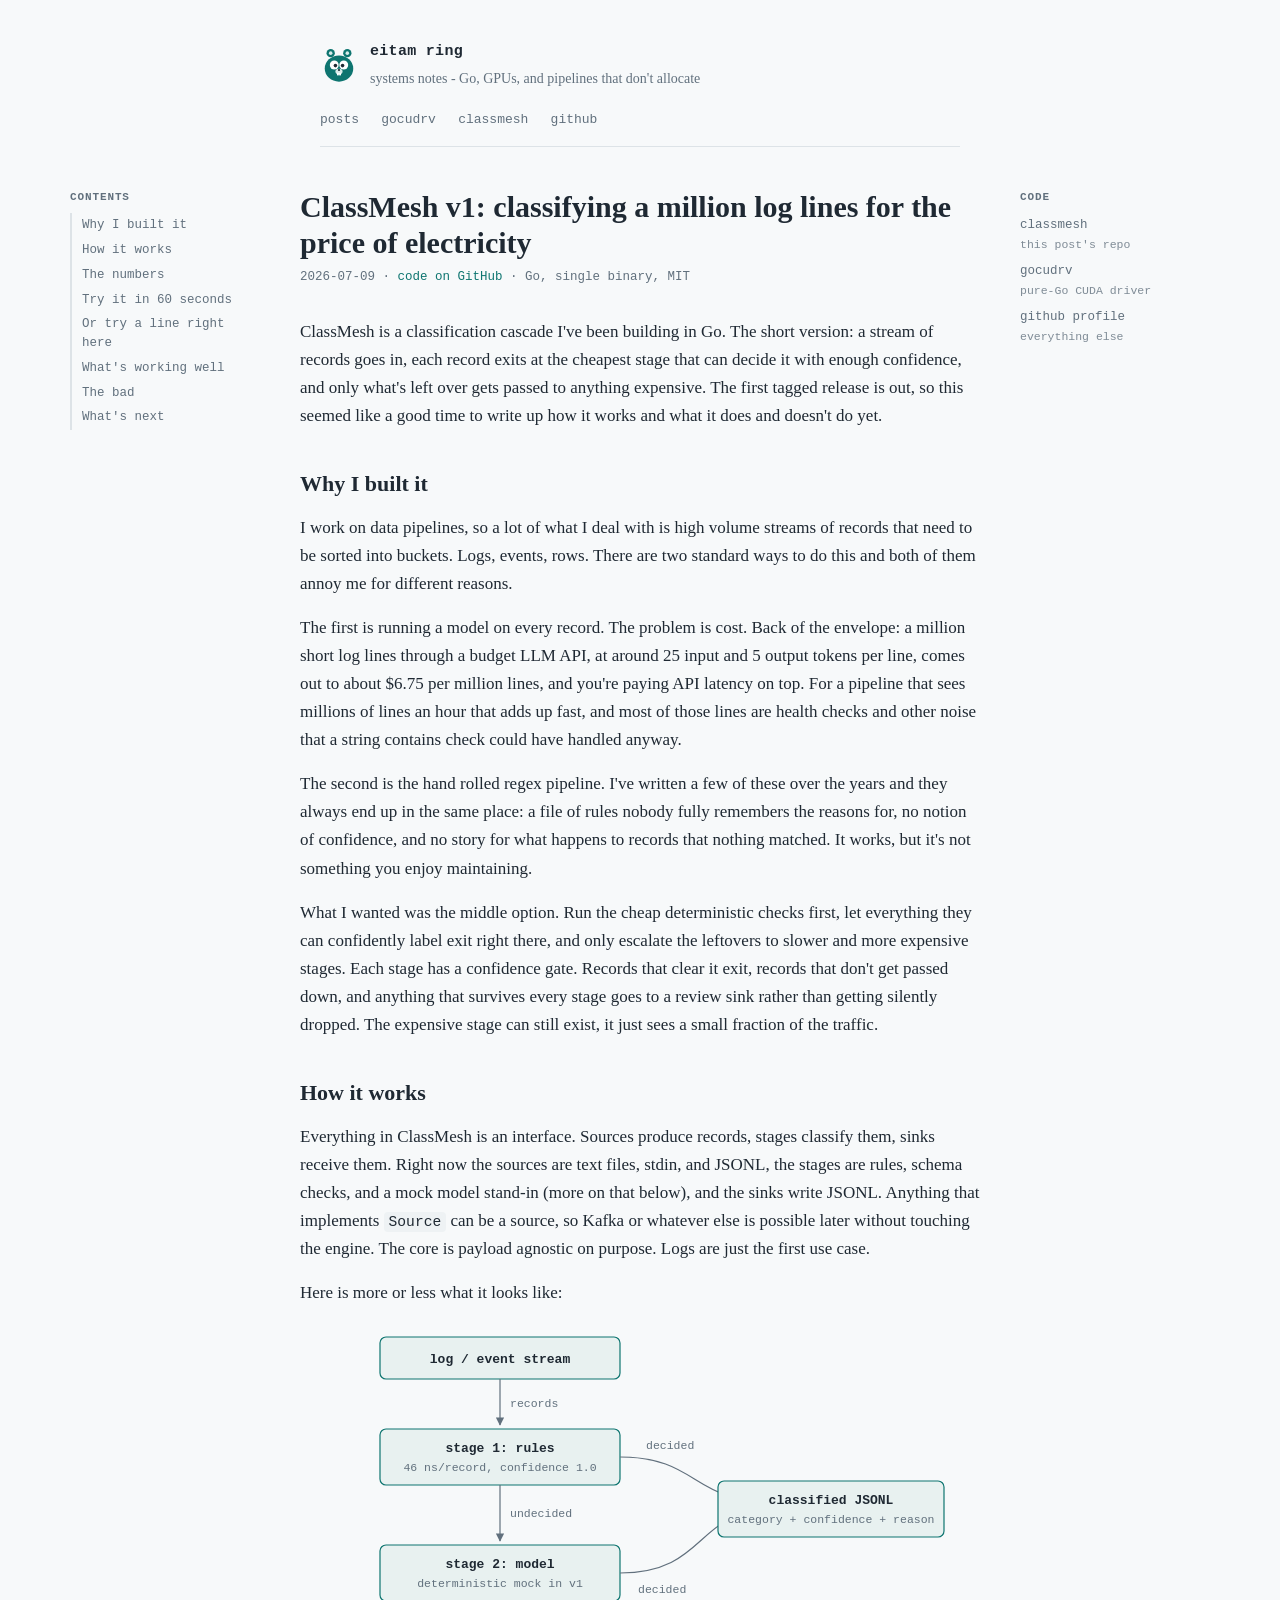
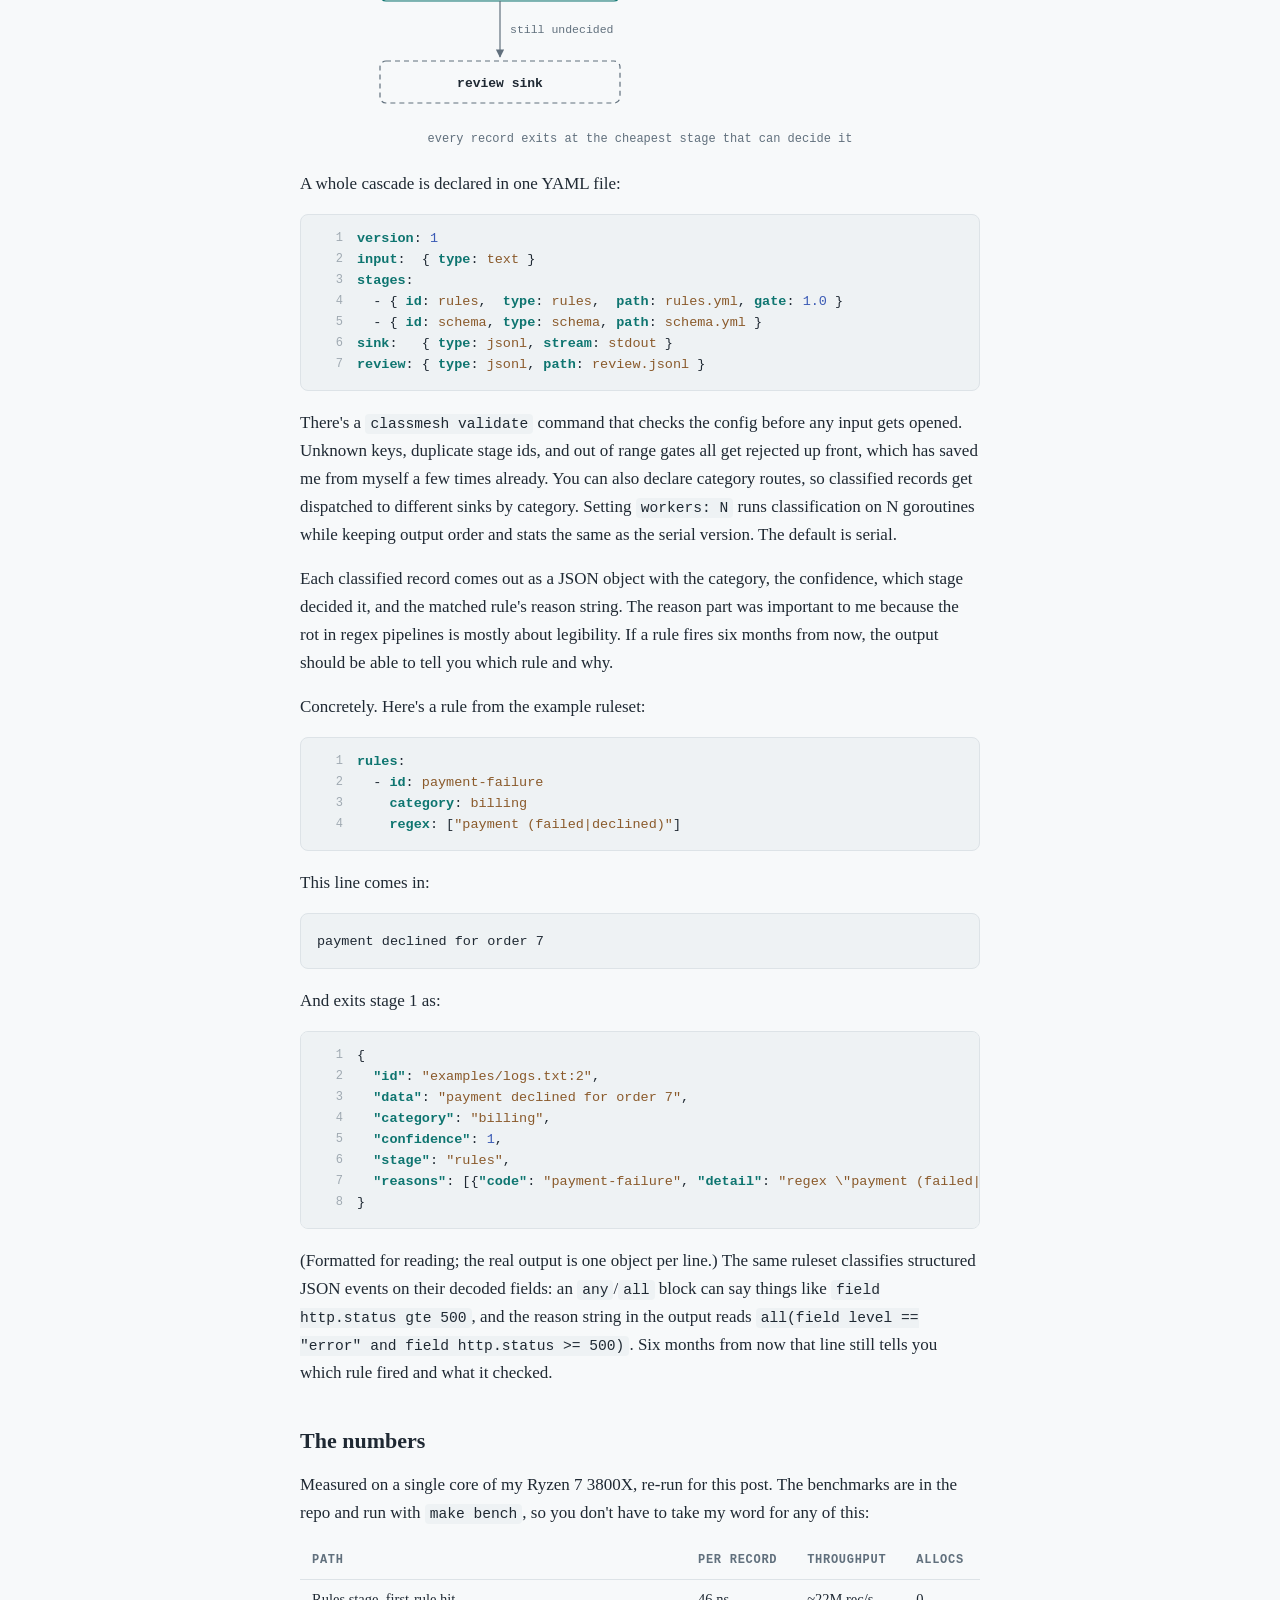
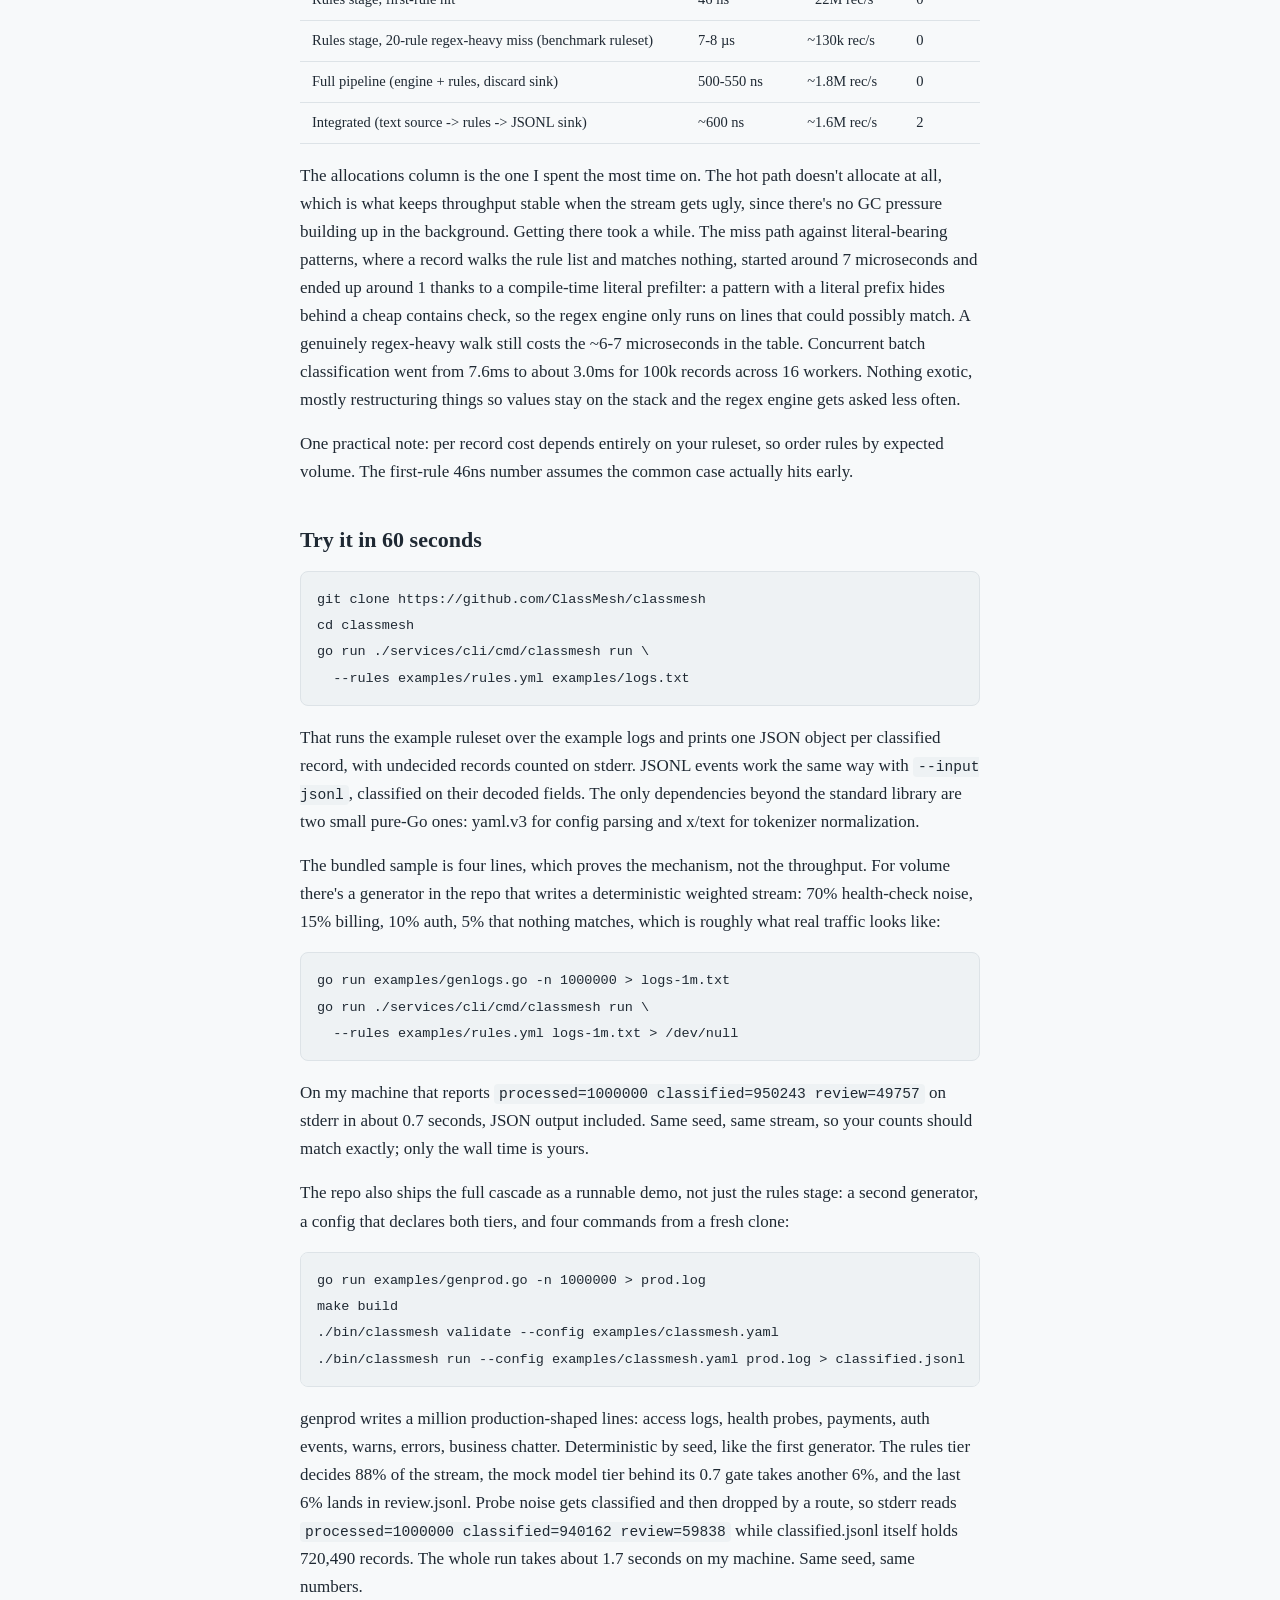
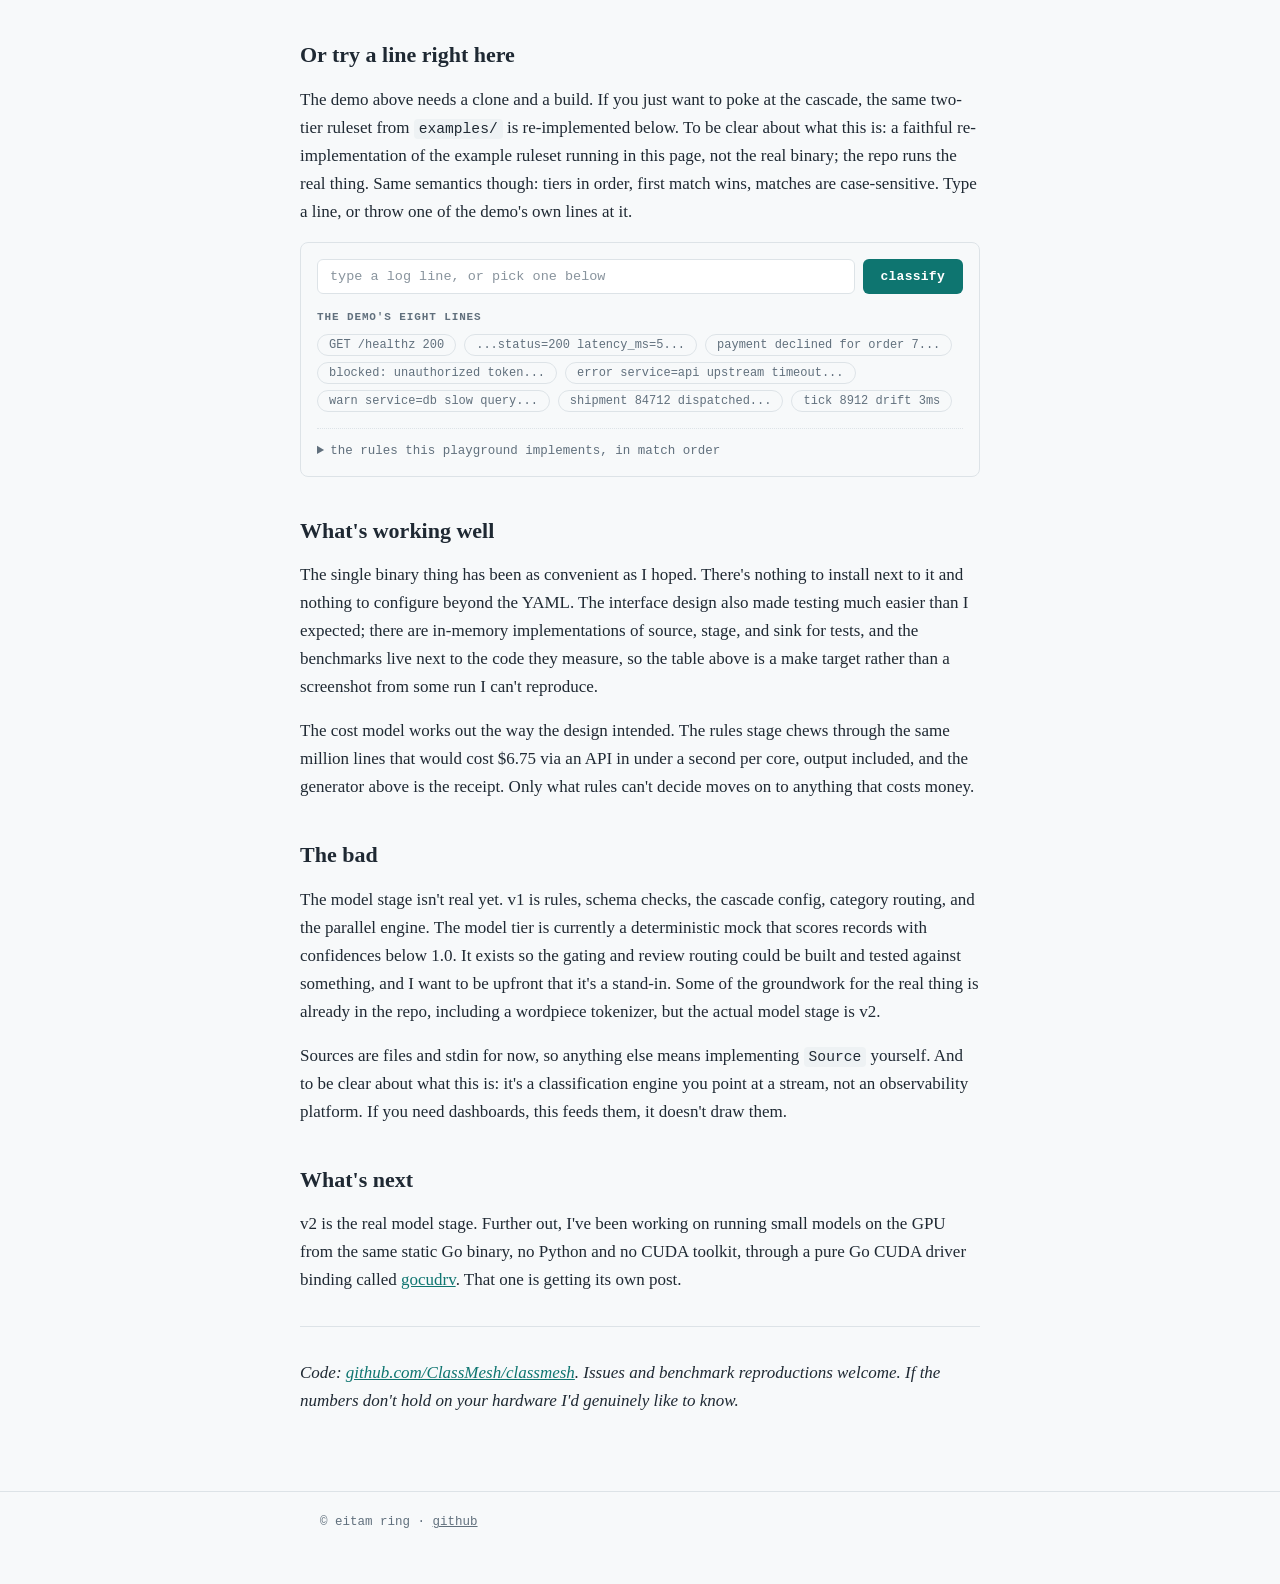
<file: posts/classmesh-v1.html>
<!DOCTYPE html>
<html lang="en">
<head>
<meta charset="UTF-8">
<meta name="viewport" content="width=device-width, initial-scale=1.0">
<title>ClassMesh v1: classifying a million log lines for the price of electricity</title>
<meta property="article:published_time" content="2026-07-09">
<meta name="description" content="A confidence-gated classification cascade in Go. Deterministic rules first, models next, expensive calls only for what's left. Zero allocations on the hot path.">
<link rel="canonical" href="https://eitamring.github.io/posts/classmesh-v1.html">
<link rel="alternate" type="application/atom+xml" title="eitam ring - systems notes" href="/feed.xml">
<meta property="og:type" content="article">
<meta property="og:site_name" content="eitam ring">
<meta property="og:title" content="ClassMesh v1: classifying a million log lines for the price of electricity">
<meta property="og:description" content="A confidence-gated classification cascade in Go. Deterministic rules first, models next, expensive calls only for what's left. Zero allocations on the hot path.">
<meta property="og:url" content="https://eitamring.github.io/posts/classmesh-v1.html">
<meta property="og:image" content="https://eitamring.github.io/assets/og-classmesh-v1.png">
<meta property="og:image:width" content="1200">
<meta property="og:image:height" content="630">
<meta name="twitter:card" content="summary_large_image">
<meta name="twitter:title" content="ClassMesh v1: classifying a million log lines for the price of electricity">
<meta name="twitter:description" content="A confidence-gated classification cascade in Go. Deterministic rules first, models next, expensive calls only for what's left. Zero allocations on the hot path.">
<meta name="twitter:image" content="https://eitamring.github.io/assets/og-classmesh-v1.png">
<link rel="stylesheet" href="/css/style.css">
<link rel="icon" type="image/svg+xml" href="data:image/svg+xml,%3Csvg xmlns='http://www.w3.org/2000/svg' viewBox='0 0 64 64'%3E%3Ccircle cx='18' cy='12' r='7' fill='%230e7570'/%3E%3Ccircle cx='46' cy='12' r='7' fill='%230e7570'/%3E%3Cellipse cx='32' cy='38' rx='24' ry='22' fill='%230e7570'/%3E%3Ccircle cx='24' cy='32' r='7.5' fill='%23fff'/%3E%3Ccircle cx='40' cy='32' r='7.5' fill='%23fff'/%3E%3Ccircle cx='26' cy='33' r='3' fill='%231f2933'/%3E%3Ccircle cx='38' cy='33' r='3' fill='%231f2933'/%3E%3Cellipse cx='32' cy='43' rx='6' ry='4.5' fill='%23d7ebe9'/%3E%3Ccircle cx='32' cy='40.5' r='1.8' fill='%231f2933'/%3E%3Crect x='28.6' y='45' width='3.2' height='4.5' rx='1' fill='%23fff'/%3E%3Crect x='32.2' y='45' width='3.2' height='4.5' rx='1' fill='%23fff'/%3E%3C/svg%3E">
</head>
<body>

<header class="site">
  <div class="container">
    <div class="brand">
      <svg class="logo" viewBox="0 0 64 64" width="38" height="38" aria-hidden="true">
        <circle cx="18" cy="12" r="7" fill="#0e7570"/>
        <circle cx="46" cy="12" r="7" fill="#0e7570"/>
        <circle cx="18" cy="12" r="3" fill="#d7ebe9"/>
        <circle cx="46" cy="12" r="3" fill="#d7ebe9"/>
        <ellipse cx="32" cy="38" rx="24" ry="22" fill="#0e7570"/>
        <circle cx="24" cy="32" r="7.5" fill="#fff"/>
        <circle cx="40" cy="32" r="7.5" fill="#fff"/>
        <circle cx="26" cy="33" r="3" fill="#1f2933"/>
        <circle cx="38" cy="33" r="3" fill="#1f2933"/>
        <ellipse cx="32" cy="43" rx="6" ry="4.5" fill="#d7ebe9"/>
        <circle cx="32" cy="40.5" r="1.8" fill="#1f2933"/>
        <rect x="28.6" y="45" width="3.2" height="4.5" rx="1" fill="#fff"/>
        <rect x="32.2" y="45" width="3.2" height="4.5" rx="1" fill="#fff"/>
      </svg>
      <div>
        <div class="name"><a href="/">eitam ring</a></div>
        <div class="tagline">systems notes - Go, GPUs, and pipelines that don't allocate</div>
      </div>
    </div>
    <nav>
      <a href="/">posts</a>
      <a href="https://github.com/eitamring/gocudrv">gocudrv</a>
      <a href="https://github.com/ClassMesh/classmesh">classmesh</a>
      <a href="https://github.com/eitamring">github</a>
    </nav>
  </div>
</header>

<main>
  <div class="post-grid">

    <nav class="rail toc" aria-label="Table of contents">
      <h4>contents</h4>
      <a href="#why">Why I built it</a>
      <a href="#how">How it works</a>
      <a href="#numbers">The numbers</a>
      <a href="#try">Try it in 60 seconds</a>
      <a href="#playground">Or try a line right here</a>
      <a href="#good">What's working well</a>
      <a href="#bad">The bad</a>
      <a href="#next">What's next</a>
    </nav>

    <article>
      <h1>ClassMesh v1: classifying a million log lines for the price of electricity</h1>
      <div class="meta">2026-07-09 · <a href="https://github.com/ClassMesh/classmesh">code on GitHub</a> · Go, single binary, MIT</div>

      <p>ClassMesh is a classification cascade I've been building in Go. The short
      version: a stream of records goes in, each record exits at the cheapest stage
      that can decide it with enough confidence, and only what's left over gets
      passed to anything expensive. The first tagged release is out, so this
      seemed like a good time to write up how it works and what it does and
      doesn't do yet.</p>

      <h2 id="why">Why I built it</h2>

      <p>I work on data pipelines, so a lot of what I deal with is high volume
      streams of records that need to be sorted into buckets. Logs, events, rows.
      There are two standard ways to do this and both of them annoy me for
      different reasons.</p>

      <p>The first is running a model on every record. The problem is cost.
      Back of the envelope: a million short log lines through a budget LLM API,
      at around 25 input and 5 output tokens per line, comes out to about $6.75
      per million lines, and you're paying API latency on top. For a pipeline
      that sees millions of lines an hour that adds up fast, and most of those
      lines are health checks and other noise that a string contains check
      could have handled anyway.</p>

      <p>The second is the hand rolled regex pipeline. I've written a few of
      these over the years and they always end up in the same place: a file of
      rules nobody fully remembers the reasons for, no notion of confidence,
      and no story for what happens to records that nothing matched. It works,
      but it's not something you enjoy maintaining.</p>

      <p>What I wanted was the middle option. Run the cheap deterministic checks
      first, let everything they can confidently label exit right there, and only
      escalate the leftovers to slower and more expensive stages. Each stage has
      a confidence gate. Records that clear it exit, records that don't get passed
      down, and anything that survives every stage goes to a review sink rather
      than getting silently dropped. The expensive stage can still exist, it just
      sees a small fraction of the traffic.</p>

      <h2 id="how">How it works</h2>

      <p>Everything in ClassMesh is an interface. Sources produce records, stages
      classify them, sinks receive them. Right now the sources are text files,
      stdin, and JSONL, the stages are rules, schema checks, and a mock model
      stand-in (more on that below), and the sinks write JSONL. Anything that
      implements <code>Source</code> can be a source, so Kafka or whatever else
      is possible later without touching the engine. The core is payload agnostic
      on purpose. Logs are just the first use case.</p>

      <p>Here is more or less what it looks like:</p>

      <figure class="diagram">
        <svg viewBox="0 0 660 392" width="660" role="img" aria-label="Cascade flow: a stream enters the rules stage; decided records exit to the classified JSONL sink; undecided records escalate to the model stage and finally to the review sink.">
          <defs>
            <marker id="arr" viewBox="0 0 10 10" refX="9" refY="5" markerWidth="7" markerHeight="7" orient="auto-start-reverse">
              <path d="M0,0 L10,5 L0,10 z" fill="#61707d"/>
            </marker>
          </defs>
          <style>
            .box{fill:#e8f1f0;stroke:#0e7570;stroke-width:1.2}
            .boxalt{fill:#f7f9fa;stroke:#61707d;stroke-width:1.2;stroke-dasharray:5 4}
            .t{font:600 13px ui-monospace,Menlo,Consolas,monospace;fill:#1f2933;text-anchor:middle}
            .t2{font:11.5px ui-monospace,Menlo,Consolas,monospace;fill:#61707d;text-anchor:middle}
            .lbl{font:11.5px ui-monospace,Menlo,Consolas,monospace;fill:#61707d}
            .edge{stroke:#61707d;stroke-width:1.2;fill:none}
          </style>

          <rect class="box" x="70" y="14" width="240" height="42" rx="6"/>
          <text class="t" x="190" y="40">log / event stream</text>

          <line class="edge" x1="190" y1="56" x2="190" y2="102" marker-end="url(#arr)"/>
          <text class="lbl" x="200" y="84">records</text>

          <rect class="box" x="70" y="106" width="240" height="56" rx="6"/>
          <text class="t" x="190" y="129">stage 1: rules</text>
          <text class="t2" x="190" y="148">46 ns/record, confidence 1.0</text>

          <path class="edge" d="M310,134 C 370,134 380,160 416,172" marker-end="url(#arr)"/>
          <text class="lbl" x="336" y="126">decided</text>

          <line class="edge" x1="190" y1="162" x2="190" y2="218" marker-end="url(#arr)"/>
          <text class="lbl" x="200" y="194">undecided</text>

          <rect class="box" x="70" y="222" width="240" height="56" rx="6"/>
          <text class="t" x="190" y="245">stage 2: model</text>
          <text class="t2" x="190" y="264">deterministic mock in v1</text>

          <path class="edge" d="M310,250 C 375,250 385,215 416,198" marker-end="url(#arr)"/>
          <text class="lbl" x="328" y="270">decided</text>

          <line class="edge" x1="190" y1="278" x2="190" y2="334" marker-end="url(#arr)"/>
          <text class="lbl" x="200" y="310">still undecided</text>

          <rect class="boxalt" x="70" y="338" width="240" height="42" rx="6"/>
          <text class="t" x="190" y="364">review sink</text>

          <rect class="box" x="408" y="158" width="226" height="56" rx="6"/>
          <text class="t" x="521" y="181">classified JSONL</text>
          <text class="t2" x="521" y="200">category + confidence + reason</text>
        </svg>
        <figcaption>every record exits at the cheapest stage that can decide it</figcaption>
      </figure>

      <p>A whole cascade is declared in one YAML file:</p>

      <pre class="code-numbered"><code><span class="ln"><span class="tok-k">version</span>: <span class="tok-n">1</span></span>
<span class="ln"><span class="tok-k">input</span>:  { <span class="tok-k">type</span>: <span class="tok-s">text</span> }</span>
<span class="ln"><span class="tok-k">stages</span>:</span>
<span class="ln">  - { <span class="tok-k">id</span>: <span class="tok-s">rules</span>,  <span class="tok-k">type</span>: <span class="tok-s">rules</span>,  <span class="tok-k">path</span>: <span class="tok-s">rules.yml</span>, <span class="tok-k">gate</span>: <span class="tok-n">1.0</span> }</span>
<span class="ln">  - { <span class="tok-k">id</span>: <span class="tok-s">schema</span>, <span class="tok-k">type</span>: <span class="tok-s">schema</span>, <span class="tok-k">path</span>: <span class="tok-s">schema.yml</span> }</span>
<span class="ln"><span class="tok-k">sink</span>:   { <span class="tok-k">type</span>: <span class="tok-s">jsonl</span>, <span class="tok-k">stream</span>: <span class="tok-s">stdout</span> }</span>
<span class="ln"><span class="tok-k">review</span>: { <span class="tok-k">type</span>: <span class="tok-s">jsonl</span>, <span class="tok-k">path</span>: <span class="tok-s">review.jsonl</span> }</span></code></pre>

      <p>There's a <code>classmesh validate</code> command that checks the config
      before any input gets opened. Unknown keys, duplicate stage ids, and out of
      range gates all get rejected up front, which has saved me from myself a few
      times already. You can also declare category routes, so classified records
      get dispatched to different sinks by category. Setting <code>workers: N</code>
      runs classification on N goroutines while keeping output order and stats the
      same as the serial version. The default is serial.</p>

      <p>Each classified record comes out as a JSON object with the category, the
      confidence, which stage decided it, and the matched rule's reason string.
      The reason part was important to me because the rot in regex pipelines is
      mostly about legibility. If a rule fires six months from now, the output
      should be able to tell you which rule and why.</p>

      <p>Concretely. Here's a rule from the example ruleset:</p>

      <pre class="code-numbered"><code><span class="ln"><span class="tok-k">rules</span>:</span>
<span class="ln">  - <span class="tok-k">id</span>: <span class="tok-s">payment-failure</span></span>
<span class="ln">    <span class="tok-k">category</span>: <span class="tok-s">billing</span></span>
<span class="ln">    <span class="tok-k">regex</span>: [<span class="tok-s">"payment (failed|declined)"</span>]</span></code></pre>

      <p>This line comes in:</p>

      <pre><code>payment declined for order 7</code></pre>

      <p>And exits stage 1 as:</p>

      <pre class="code-numbered"><code><span class="ln">{</span>
<span class="ln">  <span class="tok-k">"id"</span>: <span class="tok-s">"examples/logs.txt:2"</span>,</span>
<span class="ln">  <span class="tok-k">"data"</span>: <span class="tok-s">"payment declined for order 7"</span>,</span>
<span class="ln">  <span class="tok-k">"category"</span>: <span class="tok-s">"billing"</span>,</span>
<span class="ln">  <span class="tok-k">"confidence"</span>: <span class="tok-n">1</span>,</span>
<span class="ln">  <span class="tok-k">"stage"</span>: <span class="tok-s">"rules"</span>,</span>
<span class="ln">  <span class="tok-k">"reasons"</span>: [{<span class="tok-k">"code"</span>: <span class="tok-s">"payment-failure"</span>, <span class="tok-k">"detail"</span>: <span class="tok-s">"regex \"payment (failed|declined)\""</span>}]</span>
<span class="ln">}</span></code></pre>

      <p>(Formatted for reading; the real output is one object per line.) The
      same ruleset classifies structured JSON events on their decoded fields:
      an <code>any</code>/<code>all</code> block can say things like
      <code>field http.status gte 500</code>, and the reason string in the
      output reads <code>all(field level == "error" and field http.status
      &gt;= 500)</code>. Six months from now that line still tells you which
      rule fired and what it checked.</p>

      <h2 id="numbers">The numbers</h2>

      <p>Measured on a single core of my Ryzen 7 3800X, re-run for this post. The
      benchmarks are in the repo and run with <code>make bench</code>, so you
      don't have to take my word for any of this:</p>

      <table>
        <tr><th>Path</th><th>Per record</th><th>Throughput</th><th>Allocs</th></tr>
        <tr><td>Rules stage, first-rule hit</td><td>46 ns</td><td>~22M rec/s</td><td>0</td></tr>
        <tr><td>Rules stage, 20-rule regex-heavy miss (benchmark ruleset)</td><td>7-8 µs</td><td>~130k rec/s</td><td>0</td></tr>
        <tr><td>Full pipeline (engine + rules, discard sink)</td><td>500-550 ns</td><td>~1.8M rec/s</td><td>0</td></tr>
        <tr><td>Integrated (text source -> rules -> JSONL sink)</td><td>~600 ns</td><td>~1.6M rec/s</td><td>2</td></tr>
      </table>

      <p>The allocations column is the one I spent the most time on. The hot path
      doesn't allocate at all, which is what keeps throughput stable when the
      stream gets ugly, since there's no GC pressure building up in the
      background. Getting there took a while. The miss path against
      literal-bearing patterns, where a record walks the rule list and matches
      nothing, started around 7 microseconds and ended up around 1 thanks to a
      compile-time literal prefilter: a pattern with a literal prefix hides
      behind a cheap contains check, so the regex engine only runs on lines that
      could possibly match. A genuinely regex-heavy walk still costs the ~6-7
      microseconds in the table. Concurrent batch classification went from 7.6ms
      to about 3.0ms for 100k records across 16 workers. Nothing exotic, mostly
      restructuring things so values stay on the stack and the regex engine gets
      asked less often.</p>

      <p>One practical note: per record cost depends entirely on your ruleset,
      so order rules by expected volume. The first-rule 46ns number assumes the
      common case actually hits early.</p>

      <h2 id="try">Try it in 60 seconds</h2>

      <pre><code>git clone https://github.com/ClassMesh/classmesh
cd classmesh
go run ./services/cli/cmd/classmesh run \
  --rules examples/rules.yml examples/logs.txt</code></pre>

      <p>That runs the example ruleset over the example logs and prints one JSON
      object per classified record, with undecided records counted on stderr.
      JSONL events work the same way with <code>--input jsonl</code>, classified
      on their decoded fields. The only dependencies beyond the standard library
      are two small pure-Go ones: yaml.v3 for config parsing and x/text for
      tokenizer normalization.</p>

      <p>The bundled sample is four lines, which proves the mechanism, not the
      throughput. For volume there's a generator in the repo that writes a
      deterministic weighted stream: 70% health-check noise, 15% billing, 10%
      auth, 5% that nothing matches, which is roughly what real traffic looks
      like:</p>

      <pre><code>go run examples/genlogs.go -n 1000000 > logs-1m.txt
go run ./services/cli/cmd/classmesh run \
  --rules examples/rules.yml logs-1m.txt > /dev/null</code></pre>

      <p>On my machine that reports <code>processed=1000000 classified=950243
      review=49757</code> on stderr in about 0.7 seconds, JSON output included.
      Same seed, same stream, so your counts should match exactly; only the
      wall time is yours.</p>

      <p>The repo also ships the full cascade as a runnable demo, not just the
      rules stage: a second generator, a config that declares both tiers, and
      four commands from a fresh clone:</p>

      <pre><code>go run examples/genprod.go -n 1000000 > prod.log
make build
./bin/classmesh validate --config examples/classmesh.yaml
./bin/classmesh run --config examples/classmesh.yaml prod.log > classified.jsonl</code></pre>

      <p>genprod writes a million production-shaped lines: access logs, health
      probes, payments, auth events, warns, errors, business chatter.
      Deterministic by seed, like the first generator. The rules tier decides
      88% of the stream, the mock model tier behind its 0.7 gate takes another
      6%, and the last 6% lands in review.jsonl. Probe noise gets classified
      and then dropped by a route, so stderr reads <code>processed=1000000
      classified=940162 review=59838</code> while classified.jsonl itself
      holds 720,490 records. The whole run takes about 1.7 seconds on my
      machine. Same seed, same numbers.</p>

      <h2 id="playground">Or try a line right here</h2>

      <p>The demo above needs a clone and a build. If you just want to poke
      at the cascade, the same two-tier ruleset from <code>examples/</code>
      is re-implemented below. To be clear about what this is: a faithful
      re-implementation of the example ruleset running in this page, not the
      real binary; the repo runs the real thing. Same semantics though: tiers
      in order, first match wins, matches are case-sensitive. Type a line, or
      throw one of the demo's own lines at it.</p>

      <div class="pg">
        <form class="pg-form" id="pg-form">
          <label class="pg-vh" for="pg-line">log line to classify</label>
          <input id="pg-line" type="text" autocomplete="off" spellcheck="false"
            placeholder="type a log line, or pick one below">
          <button type="submit">classify</button>
        </form>
        <p class="pg-label">the demo's eight lines</p>
        <div class="pg-presets" id="pg-presets"></div>
        <details class="pg-rules">
          <summary>the rules this playground implements, in match order</summary>
          <div class="pg-cols">
            <div>
              <p class="pg-colh">tier 1 - rules - every match 1.0</p>
              <ol>
                <li><b>health-noise</b>: contains "/healthz" / "/readiness" -&gt; noise</li>
                <li><b>access-ok</b>: contains "status=200" / "status=201" / "status=204" -&gt; traffic</li>
                <li><b>app-ops</b>: contains "cache miss" / "job completed" / "connection pool" -&gt; ops</li>
                <li><b>payment-event</b>: regex payment (succeeded|declined|failed) -&gt; billing</li>
                <li><b>auth-signal</b>: contains "unauthorized" / "login failed" / "rate limited" -&gt; auth</li>
                <li><b>alert</b>: regex status=[45][0-9][0-9], or contains "error " / "panic" / "OOMKilled" -&gt; alert</li>
              </ol>
            </div>
            <div>
              <p class="pg-colh">tier 2 - mock - gate 0.7</p>
              <ol>
                <li>contains "warn " -&gt; <b>anomaly, 0.85</b>: clears the gate</li>
                <li>contains "shipment " / "inventory " -&gt; <b>logistics, 0.60</b>: fails the gate</li>
                <li>anything else -&gt; <b>unknown, 0.40</b>: fails the gate</li>
              </ol>
            </div>
          </div>
        </details>
        <div class="pg-result" id="pg-result" hidden>
          <ol class="pg-steps" id="pg-steps">
            <li><span class="pg-stk">tier 1 - rules</span><span class="pg-stv">-</span></li>
            <li><span class="pg-stk">tier 2 - mock</span><span class="pg-stv">-</span></li>
            <li><span class="pg-stk">gate 0.7</span><span class="pg-stv">-</span></li>
            <li><span class="pg-stk">destination</span><span class="pg-stv">-</span></li>
          </ol>
          <div class="pg-record" id="pg-record" role="status" hidden>
            <p class="pg-label" id="pg-outlabel">the record</p>
            <pre class="code-numbered pg-json"><code id="pg-out"></code></pre>
            <p class="pg-dest" id="pg-dest"></p>
          </div>
        </div>
      </div>

      <h2 id="good">What's working well</h2>

      <p>The single binary thing has been as convenient as I hoped. There's nothing
      to install next to it and nothing to configure beyond the YAML. The interface
      design also made testing much easier than I expected; there are in-memory
      implementations of source, stage, and sink for tests, and the benchmarks
      live next to the code they measure, so the table above is a make target
      rather than a screenshot from some run I can't reproduce.</p>

      <p>The cost model works out the way the design intended. The rules stage
      chews through the same million lines that would cost $6.75 via an API in
      under a second per core, output included, and the generator above is the
      receipt. Only what rules can't decide moves on to anything that costs
      money.</p>

      <h2 id="bad">The bad</h2>

      <p>The model stage isn't real yet. v1 is rules, schema checks, the cascade
      config, category routing, and the parallel engine. The model tier is
      currently a deterministic mock that scores records with confidences below
      1.0. It exists so the gating and review routing could be built and tested
      against something, and I want to be upfront that it's a stand-in. Some of
      the groundwork for the real thing is already in the repo, including a
      wordpiece tokenizer, but the actual model stage is v2.</p>

      <p>Sources are files and stdin for now, so anything else means implementing
      <code>Source</code> yourself. And to be clear about what this is: it's a
      classification engine you point at a stream, not an observability platform.
      If you need dashboards, this feeds them, it doesn't draw them.</p>

      <h2 id="next">What's next</h2>

      <p>v2 is the real model stage. Further out, I've been working on running
      small models on the GPU from the same static Go binary, no Python and no
      CUDA toolkit, through a pure Go CUDA driver binding called
      <a href="https://github.com/eitamring/gocudrv">gocudrv</a>. That one is
      getting its own post.</p>

      <hr>
      <p><em>Code: <a href="https://github.com/ClassMesh/classmesh">github.com/ClassMesh/classmesh</a>.
      Issues and benchmark reproductions welcome. If the numbers don't hold on
      your hardware I'd genuinely like to know.</em></p>
    </article>

    <aside class="rail repos" aria-label="Code links">
      <h4>code</h4>
      <a href="https://github.com/ClassMesh/classmesh">classmesh</a>
      <div class="desc">this post's repo</div>
      <a href="https://github.com/eitamring/gocudrv">gocudrv</a>
      <div class="desc">pure-Go CUDA driver</div>
      <a href="https://github.com/eitamring">github profile</a>
      <div class="desc">everything else</div>
    </aside>

  </div>
</main>

<footer class="site">
  <div class="container">
    © eitam ring · <a href="https://github.com/eitamring">github</a>
  </div>
</footer>

<script>
/* cascade playground: a faithful re-implementation of examples/prod-rules.yml,
   examples/mock.yml and the 0.7 gate from examples/classmesh.yaml.
   Semantics match the binary: tiers in order, first match wins, case-sensitive
   contains, the two regexes, mock scores 0.85 / 0.60 / 0.40. The reason detail
   strings echo the CLI's own output format. */
(function(){
  var input=document.getElementById('pg-line');
  var form=document.getElementById('pg-form');
  var result=document.getElementById('pg-result');
  var record=document.getElementById('pg-record');
  var steps=document.querySelectorAll('#pg-steps li');
  var out=document.getElementById('pg-out');
  var outlabel=document.getElementById('pg-outlabel');
  var dest=document.getElementById('pg-dest');
  var timers=[];
  var lineNo=0;

  var T1=[
    {id:'health-noise',cat:'noise',
      detail:'contains "/healthz" or contains "/readiness"',
      m:function(l){return l.indexOf('/healthz')>-1||l.indexOf('/readiness')>-1}},
    {id:'access-ok',cat:'traffic',
      detail:'contains "status=200" or contains "status=201" or contains "status=204"',
      m:function(l){return l.indexOf('status=200')>-1||l.indexOf('status=201')>-1||l.indexOf('status=204')>-1}},
    {id:'app-ops',cat:'ops',
      detail:'contains "cache miss" or contains "job completed" or contains "connection pool"',
      m:function(l){return l.indexOf('cache miss')>-1||l.indexOf('job completed')>-1||l.indexOf('connection pool')>-1}},
    {id:'payment-event',cat:'billing',
      detail:'regex "payment (succeeded|declined|failed)"',
      m:function(l){return /payment (succeeded|declined|failed)/.test(l)}},
    {id:'auth-signal',cat:'auth',
      detail:'any(contains "unauthorized" or contains "login failed" or contains "rate limited")',
      m:function(l){return l.indexOf('unauthorized')>-1||l.indexOf('login failed')>-1||l.indexOf('rate limited')>-1}},
    {id:'alert',cat:'alert',
      detail:'any(regex "status=[45][0-9][0-9]" or contains "error " or contains "panic" or contains "OOMKilled")',
      m:function(l){return /status=[45][0-9][0-9]/.test(l)||l.indexOf('error ')>-1||l.indexOf('panic')>-1||l.indexOf('OOMKilled')>-1}}
  ];
  function tier2(l){
    if(l.indexOf('warn ')>-1)
      return{matcher:'contains "warn "',cat:'anomaly',conf:'0.85',pass:true};
    if(l.indexOf('shipment ')>-1||l.indexOf('inventory ')>-1)
      return{matcher:'contains "shipment " / "inventory "',cat:'logistics',conf:'0.60',pass:false};
    return{matcher:'mock default',cat:'unknown',conf:'0.40',pass:false};
  }

  var PRESETS=['GET /healthz 200','...status=200 latency_ms=5...',
    'payment declined for order 7...','blocked: unauthorized token...',
    'error service=api upstream timeout...','warn service=db slow query...',
    'shipment 84712 dispatched...','tick 8912 drift 3ms'];
  var box=document.getElementById('pg-presets');
  PRESETS.forEach(function(p){
    var b=document.createElement('button');
    b.type='button'; b.className='pg-preset'; b.textContent=p;
    b.addEventListener('click',function(){input.value=p;run()});
    box.appendChild(b);
  });

  function setStep(i,cls,txt){
    steps[i].className=cls;
    steps[i].querySelector('.pg-stv').textContent=txt;
  }
  function row(parts){
    var s=document.createElement('span'); s.className='ln';
    parts.forEach(function(p){
      if(typeof p==='string'){s.appendChild(document.createTextNode(p));return}
      var t=document.createElement('span'); t.className=p[0]; t.textContent=p[1];
      s.appendChild(t);
    });
    return s;
  }
  /* rec: {id,data,cat,confTxt, full?, stage, code, detail} - field order and
     formatting mirror the CLI (confidence prints as 1, 0.85 or 0). */
  function renderJSON(rec){
    out.textContent='';
    out.appendChild(row(['{']));
    out.appendChild(row(['  ',['tok-k','"id"'],': ',['tok-s',JSON.stringify(rec.id)],',']));
    out.appendChild(row(['  ',['tok-k','"data"'],': ',['tok-s',JSON.stringify(rec.data)],',']));
    out.appendChild(row(['  ',['tok-k','"category"'],': ',['tok-s',JSON.stringify(rec.cat)],',']));
    out.appendChild(row(['  ',['tok-k','"confidence"'],': ',['tok-n',rec.confTxt],rec.full?',':'']));
    if(rec.full){
      out.appendChild(row(['  ',['tok-k','"stage"'],': ',['tok-s',JSON.stringify(rec.stage)],',']));
      out.appendChild(row(['  ',['tok-k','"reasons"'],': [{',['tok-k','"code"'],': ',
        ['tok-s',JSON.stringify(rec.code)],', ',['tok-k','"detail"'],': ',
        ['tok-s',JSON.stringify(rec.detail)],'}]']));
    }
    out.appendChild(row(['}']));
  }
  function setDest(cls,txt){dest.className='pg-dest '+cls;dest.textContent=txt}

  function run(){
    var line=input.value;
    if(!line){input.focus();return}
    timers.forEach(clearTimeout); timers=[];
    lineNo++;
    var id='playground:'+lineNo;

    var plan=[];
    var rule=null;
    for(var i=0;i<T1.length;i++){if(T1[i].m(line)){rule=T1[i];break}}
    if(rule){
      plan.push([0,'pg-hit','matched '+rule.id+' -> '+rule.cat+', confidence 1.0']);
      plan.push([1,'pg-skip','never reached - tier 1 decided']);
      plan.push([2,'pg-skip','never reached - tier 1 gate is 1.0 and always passes']);
      renderJSON({id:id,data:line,cat:rule.cat,confTxt:'1',full:true,
        stage:'rules',code:rule.id,detail:rule.detail});
      if(rule.cat==='noise'){
        plan.push([3,'pg-drop','route: noise -> drop - classified, then discarded']);
        outlabel.textContent='the record the route discarded - written nowhere';
        setDest('pg-dest-drop','-> dropped (route: noise -> drop)');
      }else{
        plan.push([3,'pg-hit','classified.jsonl']);
        outlabel.textContent='the record, as it lands in classified.jsonl';
        setDest('pg-dest-ok','-> classified.jsonl');
      }
    }else{
      var m=tier2(line);
      plan.push([0,'pg-esc','no rule matched - escalate']);
      plan.push([1,m.pass?'pg-hit':'pg-esc','matched '+m.matcher+' -> '+m.cat+', '+m.conf]);
      if(m.pass){
        plan.push([2,'pg-hit',m.conf+' >= 0.7 - passes']);
        plan.push([3,'pg-hit','classified.jsonl, stage=model']);
        renderJSON({id:id,data:line,cat:m.cat,confTxt:m.conf,full:true,
          stage:'model',code:'mock',detail:'mock score '+m.conf+' for "'+m.cat+'"'});
        outlabel.textContent='the record, as it lands in classified.jsonl';
        setDest('pg-dest-ok','-> classified.jsonl, stage=model');
      }else{
        plan.push([2,'pg-esc',m.conf+' < 0.7 - fails']);
        plan.push([3,'pg-esc','review.jsonl']);
        renderJSON({id:id,data:line,cat:'',confTxt:'0',full:false});
        outlabel.textContent='the record, as it lands in review.jsonl';
        setDest('pg-dest-rev','-> review.jsonl (the '+m.conf+' guess did not clear the gate, so no category is kept)');
      }
    }

    result.hidden=false;
    record.hidden=true;
    steps.forEach(function(s){s.className='pg-pending';s.querySelector('.pg-stv').textContent='-'});
    var reduce=window.matchMedia&&matchMedia('(prefers-reduced-motion: reduce)').matches;
    var step=reduce?0:200;
    plan.forEach(function(p,idx){
      timers.push(setTimeout(function(){setStep(p[0],p[1],p[2])},(idx+1)*step));
    });
    timers.push(setTimeout(function(){record.hidden=false},(plan.length+1)*step));
  }

  form.addEventListener('submit',function(e){e.preventDefault();run()});
})();
</script>

</body>
</html>
</file>
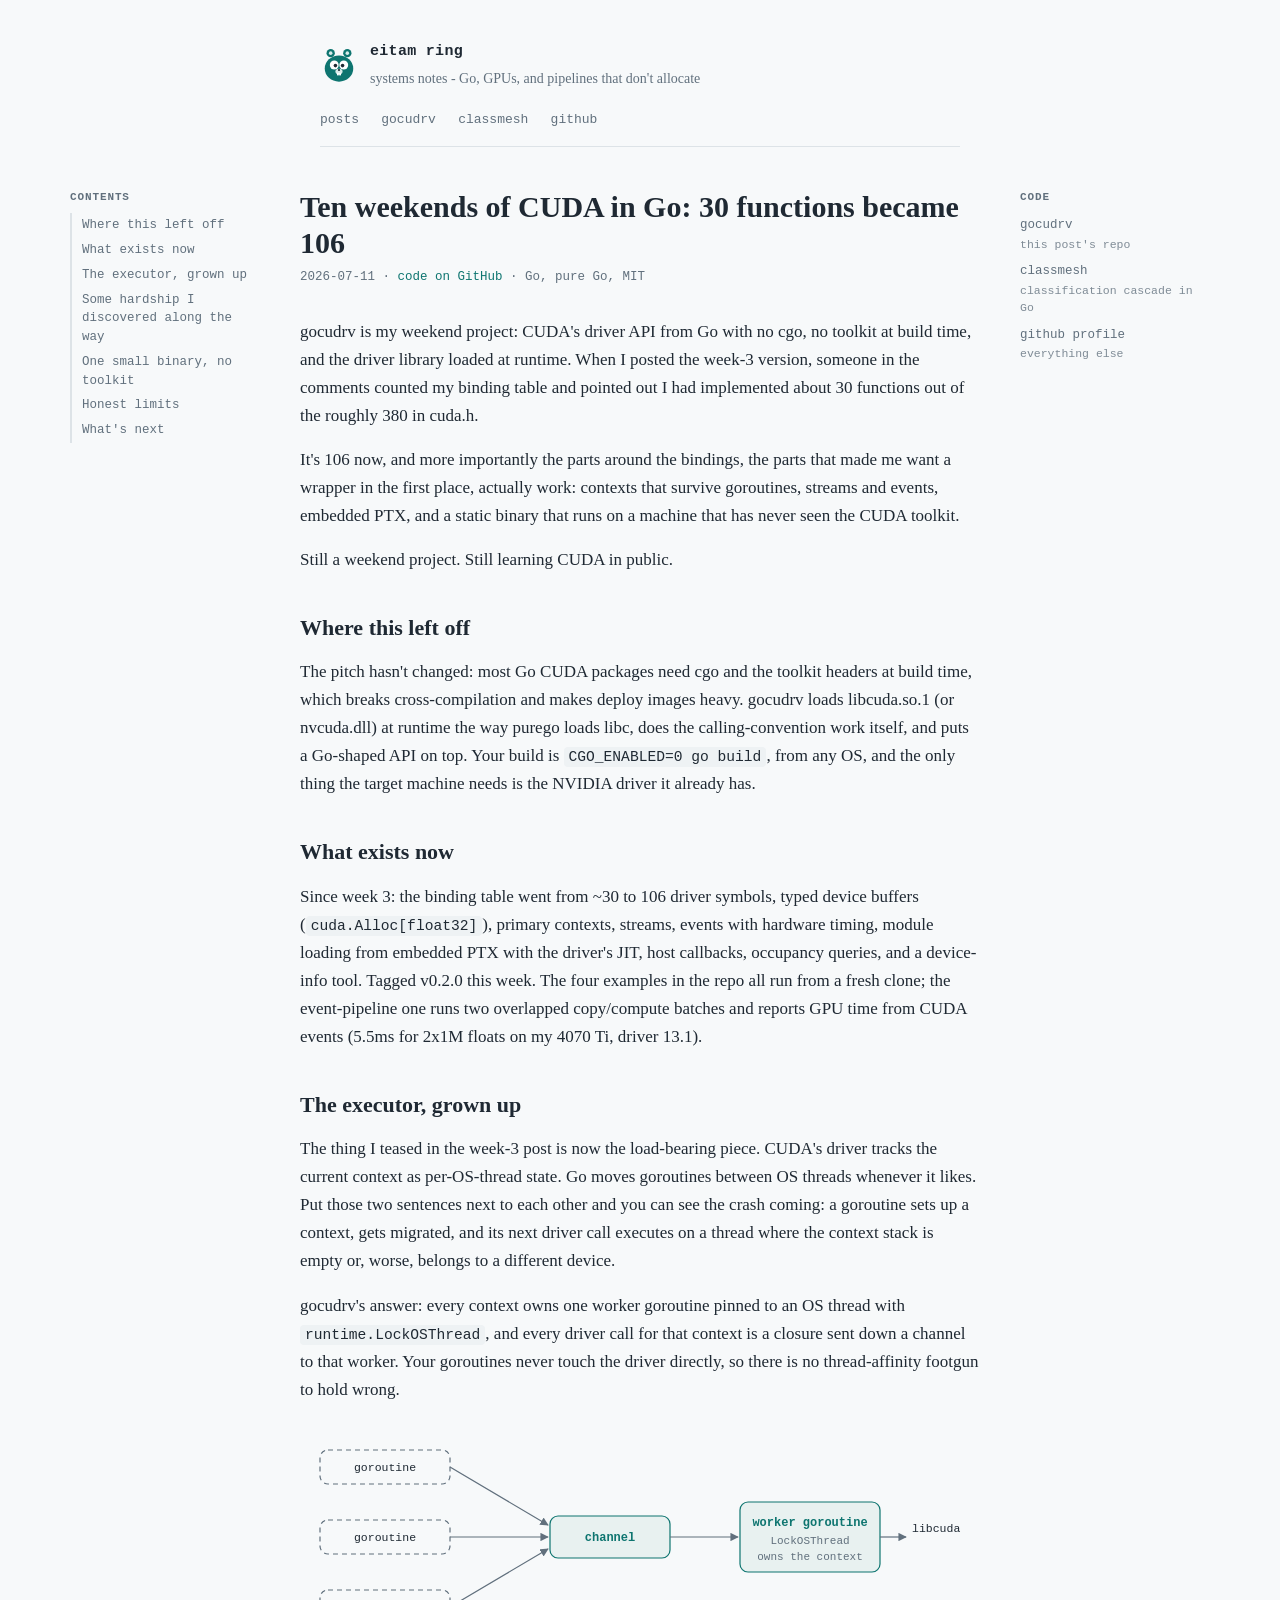
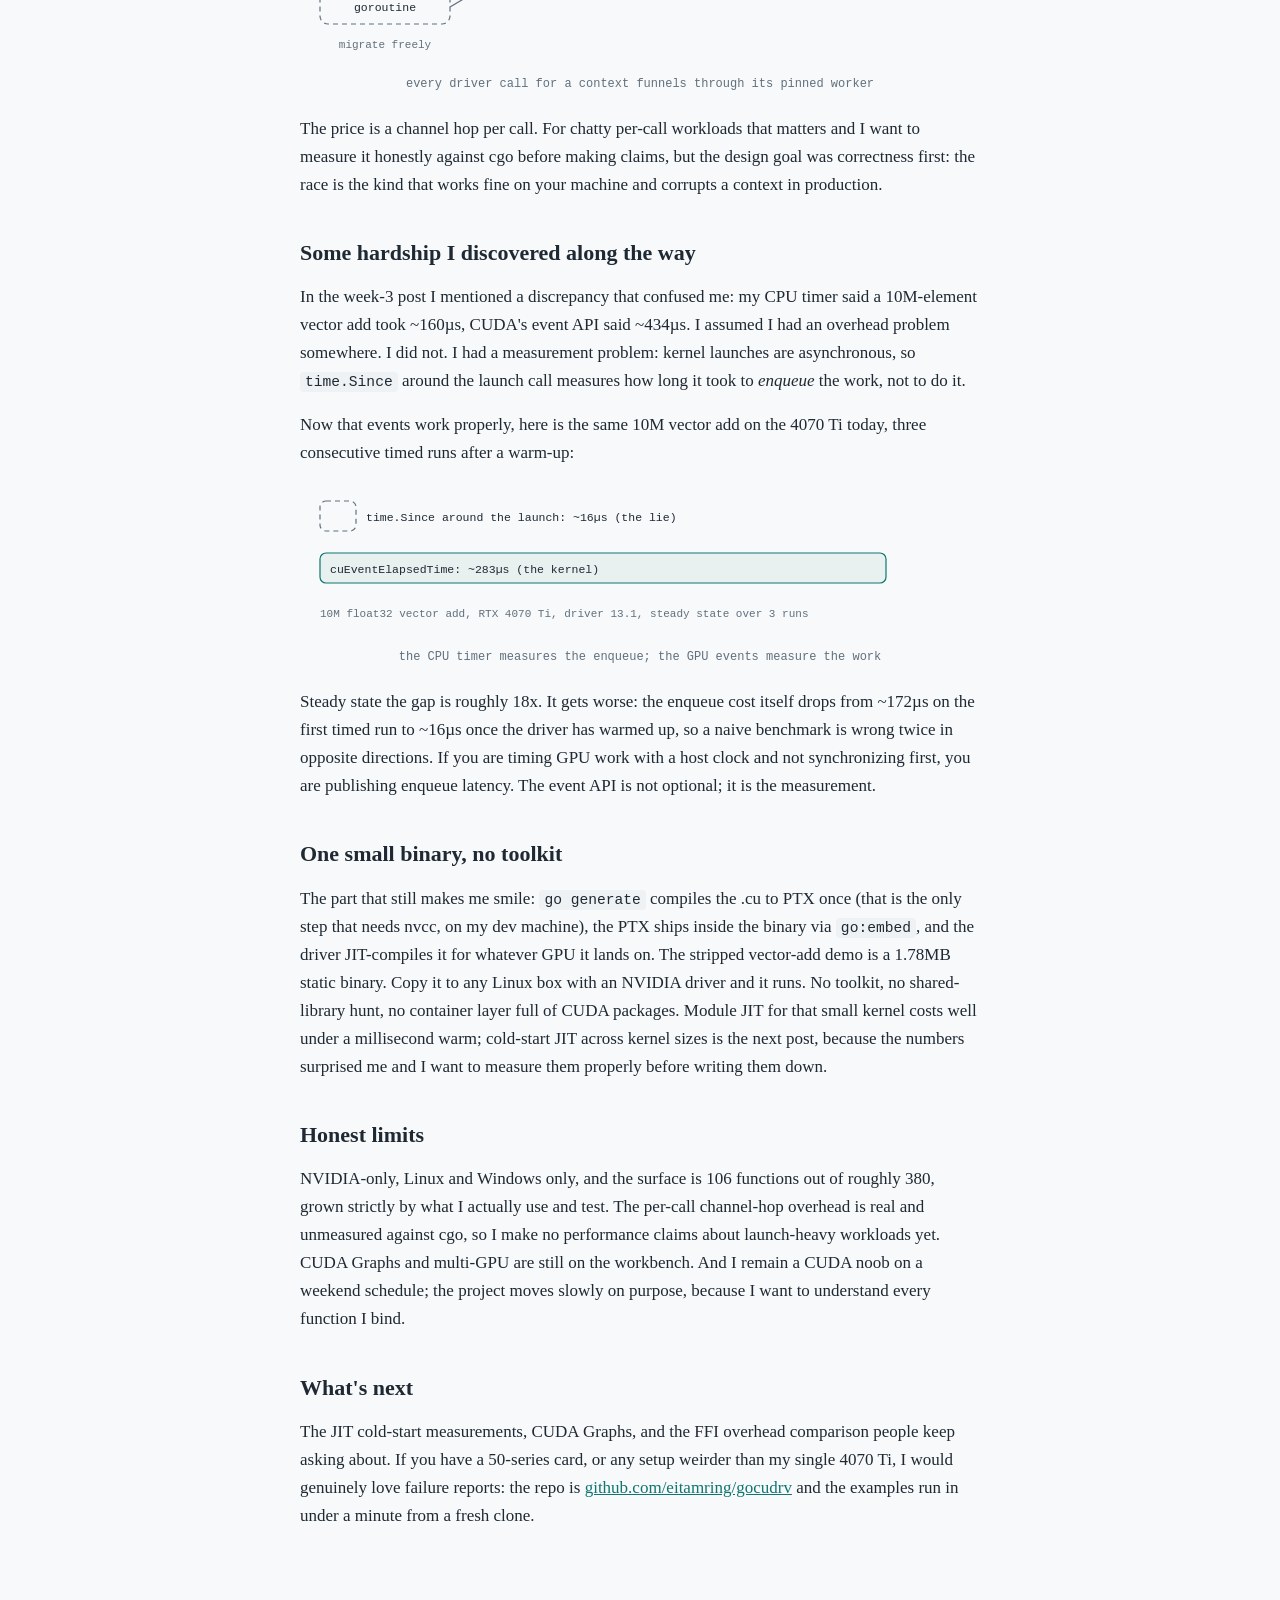
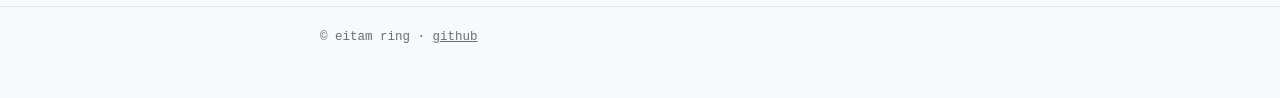
<file: posts/gocudrv-ten-weekends.html>
<!DOCTYPE html>
<html lang="en">
<head>
<meta charset="UTF-8">
<meta name="viewport" content="width=device-width, initial-scale=1.0">
<title>Ten weekends of CUDA in Go: 30 functions became 106</title>
<meta name="description" content="A progress update on gocudrv, a cgo-free CUDA driver API binding for Go: the thread-pinned executor, embedded PTX, and why the CPU timer was off by 18x.">
<link rel="canonical" href="https://eitamring.github.io/posts/gocudrv-ten-weekends.html">
<meta property="article:published_time" content="2026-07-11">
<meta property="og:type" content="article">
<meta property="og:site_name" content="eitam ring">
<meta property="og:title" content="Ten weekends of CUDA in Go: 30 functions became 106">
<meta property="og:description" content="A progress update on gocudrv, a cgo-free CUDA driver API binding for Go: the thread-pinned executor, embedded PTX, and why the CPU timer was off by 18x.">
<meta property="og:url" content="https://eitamring.github.io/posts/gocudrv-ten-weekends.html">
<meta property="og:image" content="https://eitamring.github.io/assets/og-gocudrv-ten-weekends.png">
<meta property="og:image:width" content="1200">
<meta property="og:image:height" content="630">
<meta name="twitter:card" content="summary_large_image">
<meta name="twitter:title" content="Ten weekends of CUDA in Go: 30 functions became 106">
<meta name="twitter:description" content="A progress update on gocudrv, a cgo-free CUDA driver API binding for Go: the thread-pinned executor, embedded PTX, and why the CPU timer was off by 18x.">
<meta name="twitter:image" content="https://eitamring.github.io/assets/og-gocudrv-ten-weekends.png">
<link rel="alternate" type="application/atom+xml" title="eitam ring - systems notes" href="/feed.xml">
<link rel="stylesheet" href="/css/style.css">
<link rel="icon" type="image/svg+xml" href="data:image/svg+xml,%3Csvg xmlns='http://www.w3.org/2000/svg' viewBox='0 0 64 64'%3E%3Ccircle cx='18' cy='12' r='7' fill='%230e7570'/%3E%3Ccircle cx='46' cy='12' r='7' fill='%230e7570'/%3E%3Cellipse cx='32' cy='38' rx='24' ry='22' fill='%230e7570'/%3E%3Ccircle cx='24' cy='32' r='7.5' fill='%23fff'/%3E%3Ccircle cx='40' cy='32' r='7.5' fill='%23fff'/%3E%3Ccircle cx='26' cy='33' r='3' fill='%231f2933'/%3E%3Ccircle cx='38' cy='33' r='3' fill='%231f2933'/%3E%3Cellipse cx='32' cy='43' rx='6' ry='4.5' fill='%23d7ebe9'/%3E%3Ccircle cx='32' cy='40.5' r='1.8' fill='%231f2933'/%3E%3Crect x='28.6' y='45' width='3.2' height='4.5' rx='1' fill='%23fff'/%3E%3Crect x='32.2' y='45' width='3.2' height='4.5' rx='1' fill='%23fff'/%3E%3C/svg%3E">
</head>
<body>

<header class="site">
  <div class="container">
    <div class="brand">
      <svg class="logo" viewBox="0 0 64 64" width="38" height="38" aria-hidden="true">
        <circle cx="18" cy="12" r="7" fill="#0e7570"/>
        <circle cx="46" cy="12" r="7" fill="#0e7570"/>
        <circle cx="18" cy="12" r="3" fill="#d7ebe9"/>
        <circle cx="46" cy="12" r="3" fill="#d7ebe9"/>
        <ellipse cx="32" cy="38" rx="24" ry="22" fill="#0e7570"/>
        <circle cx="24" cy="32" r="7.5" fill="#fff"/>
        <circle cx="40" cy="32" r="7.5" fill="#fff"/>
        <circle cx="26" cy="33" r="3" fill="#1f2933"/>
        <circle cx="38" cy="33" r="3" fill="#1f2933"/>
        <ellipse cx="32" cy="43" rx="6" ry="4.5" fill="#d7ebe9"/>
        <circle cx="32" cy="40.5" r="1.8" fill="#1f2933"/>
        <rect x="28.6" y="45" width="3.2" height="4.5" rx="1" fill="#fff"/>
        <rect x="32.2" y="45" width="3.2" height="4.5" rx="1" fill="#fff"/>
      </svg>
      <div>
        <div class="name"><a href="/">eitam ring</a></div>
        <div class="tagline">systems notes - Go, GPUs, and pipelines that don't allocate</div>
      </div>
    </div>
    <nav>
      <a href="/">posts</a>
      <a href="https://github.com/eitamring/gocudrv">gocudrv</a>
      <a href="https://github.com/ClassMesh/classmesh">classmesh</a>
      <a href="https://github.com/eitamring">github</a>
    </nav>
  </div>
</header>

<main>
  <div class="post-grid">

    <nav class="rail toc" aria-label="Table of contents">
      <h4>contents</h4>
      <a href="#what">Where this left off</a>
      <a href="#now">What exists now</a>
      <a href="#executor">The executor, grown up</a>
      <a href="#timer">Some hardship I discovered along the way</a>
      <a href="#binary">One small binary, no toolkit</a>
      <a href="#limits">Honest limits</a>
      <a href="#next">What's next</a>
    </nav>

    <article>
      <h1>Ten weekends of CUDA in Go: 30 functions became 106</h1>
      <div class="meta">2026-07-11 · <a href="https://github.com/eitamring/gocudrv">code on GitHub</a> · Go, pure Go, MIT</div>

      <p>gocudrv is my weekend project: CUDA's driver API from Go with no cgo,
      no toolkit at build time, and the driver library loaded at runtime. When I
      posted the week-3 version, someone in the comments counted my binding
      table and pointed out I had implemented about 30 functions out of the
      roughly 380 in cuda.h.</p>

      <p>It's 106 now, and more importantly the parts
      around the bindings, the parts that made me want a wrapper in the first
      place, actually work: contexts that survive goroutines, streams and
      events, embedded PTX, and a static binary that runs on a machine that has
      never seen the CUDA toolkit.</p>

      <p>Still a weekend project. Still learning CUDA in public.</p>

      <h2 id="what">Where this left off</h2>

      <p>The pitch hasn't changed: most Go CUDA packages need cgo and the
      toolkit headers at build time, which breaks cross-compilation and makes
      deploy images heavy. gocudrv loads libcuda.so.1 (or nvcuda.dll) at
      runtime the way purego loads libc, does the calling-convention work
      itself, and puts a Go-shaped API on top. Your build is
      <code>CGO_ENABLED=0 go build</code>, from any OS, and the only thing the
      target machine needs is the NVIDIA driver it already has.</p>

      <h2 id="now">What exists now</h2>

      <p>Since week 3: the binding table went from ~30 to 106 driver symbols,
      typed device buffers (<code>cuda.Alloc[float32]</code>), primary
      contexts, streams, events with hardware timing, module loading from
      embedded PTX with the driver's JIT, host callbacks, occupancy queries,
      and a device-info tool. Tagged v0.2.0 this week. The four examples in the
      repo all run from a fresh clone; the event-pipeline one runs two
      overlapped copy/compute batches and reports GPU time from CUDA events
      (5.5ms for 2x1M floats on my 4070 Ti, driver 13.1).</p>

      <h2 id="executor">The executor, grown up</h2>

      <p>The thing I teased in the week-3 post is now the load-bearing piece.
      CUDA's driver tracks the current context as per-OS-thread state. Go
      moves goroutines between OS threads whenever it likes. Put those two
      sentences next to each other and you can see the crash coming: a
      goroutine sets up a context, gets migrated, and its next driver call
      executes on a thread where the context stack is empty or, worse, belongs
      to a different device.</p>

      <p>gocudrv's answer: every context owns one worker goroutine pinned to an
      OS thread with <code>runtime.LockOSThread</code>, and every driver call
      for that context is a closure sent down a channel to that worker. Your
      goroutines never touch the driver directly, so there is no
      thread-affinity footgun to hold wrong.</p>

      <figure class="diagram">
        <svg viewBox="0 0 660 240" width="660" role="img" aria-label="Many goroutines send driver calls through a channel to one worker goroutine locked to an OS thread, which is the only caller into libcuda.">
          <defs>
            <marker id="xarr" viewBox="0 0 10 10" refX="9" refY="5" markerWidth="7" markerHeight="7" orient="auto-start-reverse">
              <path d="M0,0 L10,5 L0,10 z" fill="#61707d"/>
            </marker>
          </defs>
          <style>
            .xbox{fill:#e8f1f0;stroke:#0e7570;stroke-width:1.2}
            .xalt{fill:#f7f9fa;stroke:#61707d;stroke-width:1.2;stroke-dasharray:5 4}
            .xlbl{font:11.5px ui-monospace,Menlo,Consolas,monospace;fill:#1f2933}
            .xmut{font:11px ui-monospace,Menlo,Consolas,monospace;fill:#61707d}
            .xhd{font:600 12px ui-monospace,Menlo,Consolas,monospace;fill:#0e7570}
            .xline{stroke:#61707d;stroke-width:1.2;fill:none}
          </style>
          <rect class="xalt" x="10" y="30" width="130" height="34" rx="8"/>
          <text class="xlbl" x="75" y="51" text-anchor="middle">goroutine</text>
          <rect class="xalt" x="10" y="100" width="130" height="34" rx="8"/>
          <text class="xlbl" x="75" y="121" text-anchor="middle">goroutine</text>
          <rect class="xalt" x="10" y="170" width="130" height="34" rx="8"/>
          <text class="xlbl" x="75" y="191" text-anchor="middle">goroutine</text>
          <text class="xmut" x="75" y="228" text-anchor="middle">migrate freely</text>
          <line class="xline" x1="140" y1="47" x2="238" y2="105" marker-end="url(#xarr)"/>
          <line class="xline" x1="140" y1="117" x2="238" y2="117" marker-end="url(#xarr)"/>
          <line class="xline" x1="140" y1="187" x2="238" y2="129" marker-end="url(#xarr)"/>
          <rect class="xbox" x="240" y="96" width="120" height="42" rx="8"/>
          <text class="xhd" x="300" y="121" text-anchor="middle">channel</text>
          <line class="xline" x1="360" y1="117" x2="428" y2="117" marker-end="url(#xarr)"/>
          <rect class="xbox" x="430" y="82" width="140" height="70" rx="8"/>
          <text class="xhd" x="500" y="106" text-anchor="middle">worker goroutine</text>
          <text class="xmut" x="500" y="124" text-anchor="middle">LockOSThread</text>
          <text class="xmut" x="500" y="140" text-anchor="middle">owns the context</text>
          <line class="xline" x1="570" y1="117" x2="596" y2="117" marker-end="url(#xarr)"/>
          <text class="xlbl" x="602" y="112">libcuda</text>
                  </svg>
        <figcaption>every driver call for a context funnels through its pinned worker</figcaption>
      </figure>

      <p>The price is a channel hop per call. For chatty per-call workloads
      that matters and I want to measure it honestly against cgo before making
      claims, but the design goal was correctness first: the race is the kind
      that works fine on your machine and corrupts a context in production.</p>

      <h2 id="timer">Some hardship I discovered along the way</h2>

      <p>In the week-3 post I mentioned a discrepancy that confused me: my CPU
      timer said a 10M-element vector add took ~160&#181;s, CUDA's event API
      said ~434&#181;s. I assumed I had an overhead problem somewhere. I did
      not. I had a measurement problem: kernel launches are asynchronous, so
      <code>time.Since</code> around the launch call measures how long it took
      to <em>enqueue</em> the work, not to do it.</p>

      <p>Now that events work properly, here is the same 10M vector add on the
      4070 Ti today, three consecutive timed runs after a warm-up:</p>

      <figure class="diagram">
        <svg viewBox="0 0 660 150" width="660" role="img" aria-label="Enqueue time measured by the CPU timer is about 16 microseconds; actual kernel time from GPU events is about 283 microseconds.">
          <style>
            .tbox{fill:#f7f9fa;stroke:#61707d;stroke-width:1.2;stroke-dasharray:5 4}
            .tnew{fill:#e8f1f0;stroke:#0e7570;stroke-width:1.2}
            .tlbl{font:11.5px ui-monospace,Menlo,Consolas,monospace;fill:#1f2933}
            .tmut{font:11px ui-monospace,Menlo,Consolas,monospace;fill:#61707d}
          </style>
          <rect class="tbox" x="10" y="18" width="36" height="30" rx="6"/>
          <text class="tlbl" x="56" y="38">time.Since around the launch: ~16&#181;s (the lie)</text>
          <rect class="tnew" x="10" y="70" width="566" height="30" rx="6"/>
          <text class="tlbl" x="20" y="90">cuEventElapsedTime: ~283&#181;s (the kernel)</text>
          <text class="tmut" x="10" y="134">10M float32 vector add, RTX 4070 Ti, driver 13.1, steady state over 3 runs</text>
        </svg>
        <figcaption>the CPU timer measures the enqueue; the GPU events measure the work</figcaption>
      </figure>

      <p>Steady state the gap is roughly 18x. It gets worse: the enqueue cost
      itself drops from ~172&#181;s on the first timed run to ~16&#181;s once
      the driver has warmed up, so a naive benchmark is wrong twice in
      opposite directions. If you are timing GPU work with a host clock and
      not synchronizing first, you are publishing enqueue latency. The event
      API is not optional; it is the measurement.</p>

      <h2 id="binary">One small binary, no toolkit</h2>

      <p>The part that still makes me smile: <code>go generate</code> compiles
      the .cu to PTX once (that is the only step that needs nvcc, on my dev
      machine), the PTX ships inside the binary via <code>go:embed</code>, and
      the driver JIT-compiles it for whatever GPU it lands on. The stripped
      vector-add demo is a 1.78MB static binary. Copy it to any Linux box with
      an NVIDIA driver and it runs. No toolkit, no shared-library hunt, no
      container layer full of CUDA packages. Module JIT for that small kernel
      costs well under a millisecond warm; cold-start JIT across kernel sizes
      is the next post, because the numbers surprised me and I want to measure
      them properly before writing them down.</p>

      <h2 id="limits">Honest limits</h2>

      <p>NVIDIA-only, Linux and Windows only, and the surface is 106 functions
      out of roughly 380, grown strictly by what I actually use and test. The
      per-call channel-hop overhead is real and unmeasured against cgo, so I
      make no performance claims about launch-heavy workloads yet. CUDA Graphs
      and multi-GPU are still on the workbench. And I remain a CUDA noob on a
      weekend schedule; the project moves slowly on purpose, because I want to
      understand every function I bind.</p>

      <h2 id="next">What's next</h2>

      <p>The JIT cold-start measurements, CUDA Graphs, and the FFI overhead
      comparison people keep asking about. If you have a 50-series card, or
      any setup weirder than my single 4070 Ti, I would genuinely love failure
      reports: the repo is
      <a href="https://github.com/eitamring/gocudrv">github.com/eitamring/gocudrv</a>
      and the examples run in under a minute from a fresh clone.</p>
    </article>

    <aside class="rail repos" aria-label="Code links">
      <h4>code</h4>
      <a href="https://github.com/eitamring/gocudrv">gocudrv</a>
      <div class="desc">this post's repo</div>
      <a href="https://github.com/ClassMesh/classmesh">classmesh</a>
      <div class="desc">classification cascade in Go</div>
      <a href="https://github.com/eitamring">github profile</a>
      <div class="desc">everything else</div>
    </aside>

  </div>
</main>

<footer class="site">
  <div class="container">
    © eitam ring · <a href="https://github.com/eitamring">github</a>
  </div>
</footer>

</body>
</html>
</file>
<file: css/style.css>
/* eitamring.github.io - one stylesheet, no build step.
   Cool off-white paper, slate text, single teal accent. */

:root{
  --paper:#f7f9fa;       /* cool off-white, architectural */
  --surface:#eef2f4;     /* code blocks, slightly deeper cool gray */
  --text:#1f2933;        /* dark slate, softer than black */
  --muted:#61707d;       /* secondary text */
  --accent:#0e7570;      /* transformative teal */
  --accent-soft:#d7ebe9; /* teal wash for subtle highlights */
  --line:#dde3e7;        /* hairlines */
  --maxw:680px;
}
*{margin:0;padding:0;box-sizing:border-box}
html{font-size:17px}
body{
  background:var(--paper);
  color:var(--text);
  font-family:Georgia,'Times New Roman',serif;
  line-height:1.65;
}
.container{max-width:var(--maxw);margin:0 auto;padding:0 20px}

/* header */
header.site{padding:40px 0 8px}
header.site .brand{display:flex;align-items:center;gap:12px}
header.site .logo{flex:none;display:block}
header.site .name{
  font-family:ui-monospace,'SF Mono',Menlo,Consolas,monospace;
  font-size:15px;font-weight:700;letter-spacing:.02em;
}
header.site .name a{color:var(--text);text-decoration:none}
header.site .name a:hover{color:var(--accent)}
header.site .tagline{color:var(--muted);font-size:14px;margin-top:2px}
header.site nav{margin-top:14px;padding-bottom:14px;border-bottom:1px solid var(--line)}
header.site nav a{
  font-family:ui-monospace,'SF Mono',Menlo,Consolas,monospace;
  font-size:13px;color:var(--muted);text-decoration:none;margin-right:18px;
}
header.site nav a:hover{color:var(--accent)}

/* index list */
main{padding:34px 0 60px}
.post-list{list-style:none}
.post-list li{
  display:flex;justify-content:space-between;align-items:baseline;gap:16px;
  padding:10px 0;border-bottom:1px dotted var(--line);
}
.post-list a{color:var(--text);text-decoration:none;font-size:17px}
.post-list a:hover{color:var(--accent);text-decoration:underline}
.post-list time{
  font-family:ui-monospace,'SF Mono',Menlo,Consolas,monospace;
  font-size:12px;color:var(--muted);white-space:nowrap;
}

/* article */
article h1{font-size:30px;line-height:1.2;margin-bottom:6px;font-weight:700}
article .meta{
  font-family:ui-monospace,'SF Mono',Menlo,Consolas,monospace;
  font-size:12.5px;color:var(--muted);margin-bottom:30px;
}
article .meta a{color:var(--accent);text-decoration:none}
article h2{font-size:22px;margin:36px 0 12px}
article h3{font-size:18px;margin:28px 0 10px}
article p{margin-bottom:16px}
article a{color:var(--accent)}
article ul,article ol{margin:0 0 16px 24px}
article li{margin-bottom:6px}
article blockquote{
  border-left:3px solid var(--accent);padding-left:16px;margin:0 0 16px;
  color:var(--muted);font-style:italic;
}
article img{max-width:100%;border-radius:6px;margin:8px 0 16px}
article hr{border:none;border-top:1px solid var(--line);margin:32px 0}
article mark{background:var(--accent-soft);padding:1px 4px;border-radius:3px}

/* code */
code{
  font-family:ui-monospace,'SF Mono',Menlo,Consolas,monospace;
  font-size:.86em;background:var(--surface);
  padding:2px 5px;border-radius:4px;
}
pre{
  background:var(--surface);border:1px solid var(--line);border-radius:8px;
  padding:14px 16px;overflow-x:auto;margin:0 0 18px;line-height:1.55;
}
pre code{background:none;padding:0;font-size:13.5px}

/* line-numbered code with light token tinting (no JS, no highlighter) */
.code-numbered code{counter-reset:line;display:block;white-space:normal}
.code-numbered .ln{display:block;counter-increment:line;padding-left:40px;position:relative;white-space:pre}
.code-numbered .ln::before{
  content:counter(line);position:absolute;left:0;top:0;width:26px;
  text-align:right;color:var(--muted);opacity:.55;font-size:12px;
}
.tok-k{color:var(--accent);font-weight:600}   /* keys, keywords */
.tok-s{color:#8a5a2b}                          /* strings, values */
.tok-n{color:#3b5bb5}                          /* numbers */
.tok-c{color:var(--muted);font-style:italic}   /* comments */

/* flow diagram */
figure.diagram{margin:8px 0 20px;text-align:center}
figure.diagram svg{max-width:100%;height:auto}
figure.diagram figcaption{
  font-family:ui-monospace,'SF Mono',Menlo,Consolas,monospace;
  font-size:12px;color:var(--muted);margin-top:6px;
}

/* tables (benchmarks) */
table{border-collapse:collapse;width:100%;margin:0 0 18px;font-size:14.5px}
th,td{text-align:left;padding:8px 12px;border-bottom:1px solid var(--line)}
th{
  font-family:ui-monospace,'SF Mono',Menlo,Consolas,monospace;
  font-size:12px;text-transform:uppercase;letter-spacing:.06em;color:var(--muted);
}
td code{font-size:13px}

/* post layout: toc rail left, article center, repo rail right.
   Rails only appear when the viewport is wide enough to hold all three. */
.post-grid{
  display:grid;
  grid-template-columns:190px minmax(0,var(--maxw)) 190px;
  gap:40px;justify-content:center;padding:0 20px;
}
.rail{
  position:sticky;top:28px;align-self:start;
  font-family:ui-monospace,'SF Mono',Menlo,Consolas,monospace;
  font-size:12.5px;line-height:1.5;
}
.rail h4{
  font-size:11px;text-transform:uppercase;letter-spacing:.08em;
  color:var(--muted);font-weight:700;margin-bottom:8px;
}
.toc a{
  display:block;color:var(--muted);text-decoration:none;
  padding:3px 0 3px 10px;border-left:2px solid var(--line);
}
.toc a:hover{color:var(--accent);border-left-color:var(--accent)}
.repos a{
  display:block;color:var(--muted);text-decoration:none;padding:3px 0;
}
.repos a:hover{color:var(--accent)}
.repos .desc{color:var(--muted);font-size:11.5px;margin:-2px 0 6px;opacity:.8}
@media(max-width:1120px){
  .post-grid{display:block;max-width:var(--maxw);margin:0 auto;padding:0}
  .rail{display:none}
}

/* footer */
footer.site{
  border-top:1px solid var(--line);padding:20px 0 50px;
  font-family:ui-monospace,'SF Mono',Menlo,Consolas,monospace;
  font-size:12.5px;color:var(--muted);
}
footer.site a{color:var(--muted)}
footer.site a:hover{color:var(--accent)}

@media(max-width:520px){
  html{font-size:16px}
  .post-list li{flex-direction:column;gap:2px}
}

/* ---- cascade playground (posts/classmesh-v1.html), all classes .pg- scoped.
   Reuses the site palette: teal for decided, the .tok-s brown (#8a5a2b) for
   doubt/review, muted for dropped. Light theme only, like the rest. ---- */
.pg{border:1px solid var(--line);border-radius:8px;padding:16px 16px 14px;margin:8px 0 20px}
.pg :focus-visible{outline:2px solid var(--accent);outline-offset:2px;border-radius:2px}
.pg-vh{position:absolute;width:1px;height:1px;padding:0;margin:-1px;overflow:hidden;
  clip:rect(0 0 0 0);white-space:nowrap;border:0}
.pg-form{display:flex;gap:8px}
.pg-form input{
  flex:1;min-width:0;
  font-family:ui-monospace,'SF Mono',Menlo,Consolas,monospace;font-size:13.5px;
  color:var(--text);background:#fff;border:1px solid var(--line);border-radius:6px;
  padding:9px 12px;
}
.pg-form input::placeholder{color:var(--muted);opacity:.75}
.pg-form button{
  font-family:ui-monospace,'SF Mono',Menlo,Consolas,monospace;
  font-size:13px;font-weight:700;letter-spacing:.02em;
  background:var(--accent);color:#fff;border:0;border-radius:6px;
  padding:9px 18px;cursor:pointer;
}
.pg-form button:hover{filter:brightness(.92)}
.pg-label{
  font-family:ui-monospace,'SF Mono',Menlo,Consolas,monospace;
  font-size:11px;font-weight:700;text-transform:uppercase;letter-spacing:.08em;
  color:var(--muted);margin:14px 0 8px;
}
.pg-presets{display:flex;flex-wrap:wrap;gap:6px 8px}
.pg-preset{
  font-family:ui-monospace,'SF Mono',Menlo,Consolas,monospace;font-size:12px;
  border:1px solid var(--line);border-radius:999px;background:none;
  color:var(--muted);padding:3px 11px;cursor:pointer;
}
.pg-preset:hover{border-color:var(--accent);color:var(--accent)}
.pg-rules{margin-top:16px;border-top:1px dotted var(--line);padding-top:12px}
.pg-rules summary{
  font-family:ui-monospace,'SF Mono',Menlo,Consolas,monospace;
  font-size:12.5px;color:var(--muted);cursor:pointer;
}
.pg-rules summary:hover{color:var(--accent)}
.pg-cols{display:grid;grid-template-columns:1fr 1fr;gap:16px;margin-top:12px}
.pg-colh{
  font-family:ui-monospace,'SF Mono',Menlo,Consolas,monospace;
  font-size:11px;font-weight:700;text-transform:uppercase;letter-spacing:.08em;
  color:var(--accent);margin:0 0 6px;
}
.pg-cols ol{
  margin:0 0 0 18px;
  font-family:ui-monospace,'SF Mono',Menlo,Consolas,monospace;
  font-size:12px;line-height:1.55;color:var(--muted);
}
.pg-cols li{margin-bottom:4px}
.pg-cols b{color:var(--text);font-weight:600}
/* the four-step journey: connector line + state dot per station */
.pg-result{border-top:1px solid var(--line);margin-top:16px;padding-top:14px}
.pg-steps{list-style:none;margin:0 0 4px;padding:0}
.pg-steps li{position:relative;padding-left:30px;margin:0 0 14px}
.pg-steps li:last-child{margin-bottom:0}
.pg-steps li::before{content:"";position:absolute;left:8px;top:22px;bottom:-14px;
  width:2px;background:var(--line)}
.pg-steps li:last-child::before{display:none}
.pg-steps li::after{content:"";position:absolute;left:3px;top:5px;width:11px;height:11px;
  border-radius:50%;background:var(--paper);border:2px solid var(--line)}
.pg-steps li.pg-hit::after{border-color:var(--accent);background:var(--accent)}
.pg-steps li.pg-esc::after{border-color:#8a5a2b;background:#8a5a2b}
.pg-steps li.pg-skip::after{border-style:dashed}
.pg-steps li.pg-drop::after{border-style:dashed;border-color:var(--muted)}
.pg-stk{display:block;
  font-family:ui-monospace,'SF Mono',Menlo,Consolas,monospace;
  font-size:11px;font-weight:700;text-transform:uppercase;letter-spacing:.06em;
  color:var(--muted)}
.pg-steps li.pg-hit .pg-stk{color:var(--accent)}
.pg-steps li.pg-esc .pg-stk{color:#8a5a2b}
.pg-stv{display:block;
  font-family:ui-monospace,'SF Mono',Menlo,Consolas,monospace;
  font-size:12.5px;color:var(--text);margin-top:1px}
.pg-steps li.pg-skip .pg-stv,.pg-steps li.pg-drop .pg-stv,
.pg-steps li.pg-pending .pg-stv{color:var(--muted)}
.pg-steps li.pg-pending{opacity:.45}
@media(prefers-reduced-motion:no-preference){
  .pg-steps li{transition:opacity .25s ease}
}
.pg-json{margin:0 0 10px}
.pg-dest{
  font-family:ui-monospace,'SF Mono',Menlo,Consolas,monospace;
  font-size:12.5px;font-weight:700;margin:0;
}
.pg-dest-ok{color:var(--accent)}
.pg-dest-rev{color:#8a5a2b}
.pg-dest-drop{color:var(--muted)}
@media(max-width:520px){
  .pg-form{flex-direction:column}
  .pg-cols{grid-template-columns:1fr}
}
</file>
